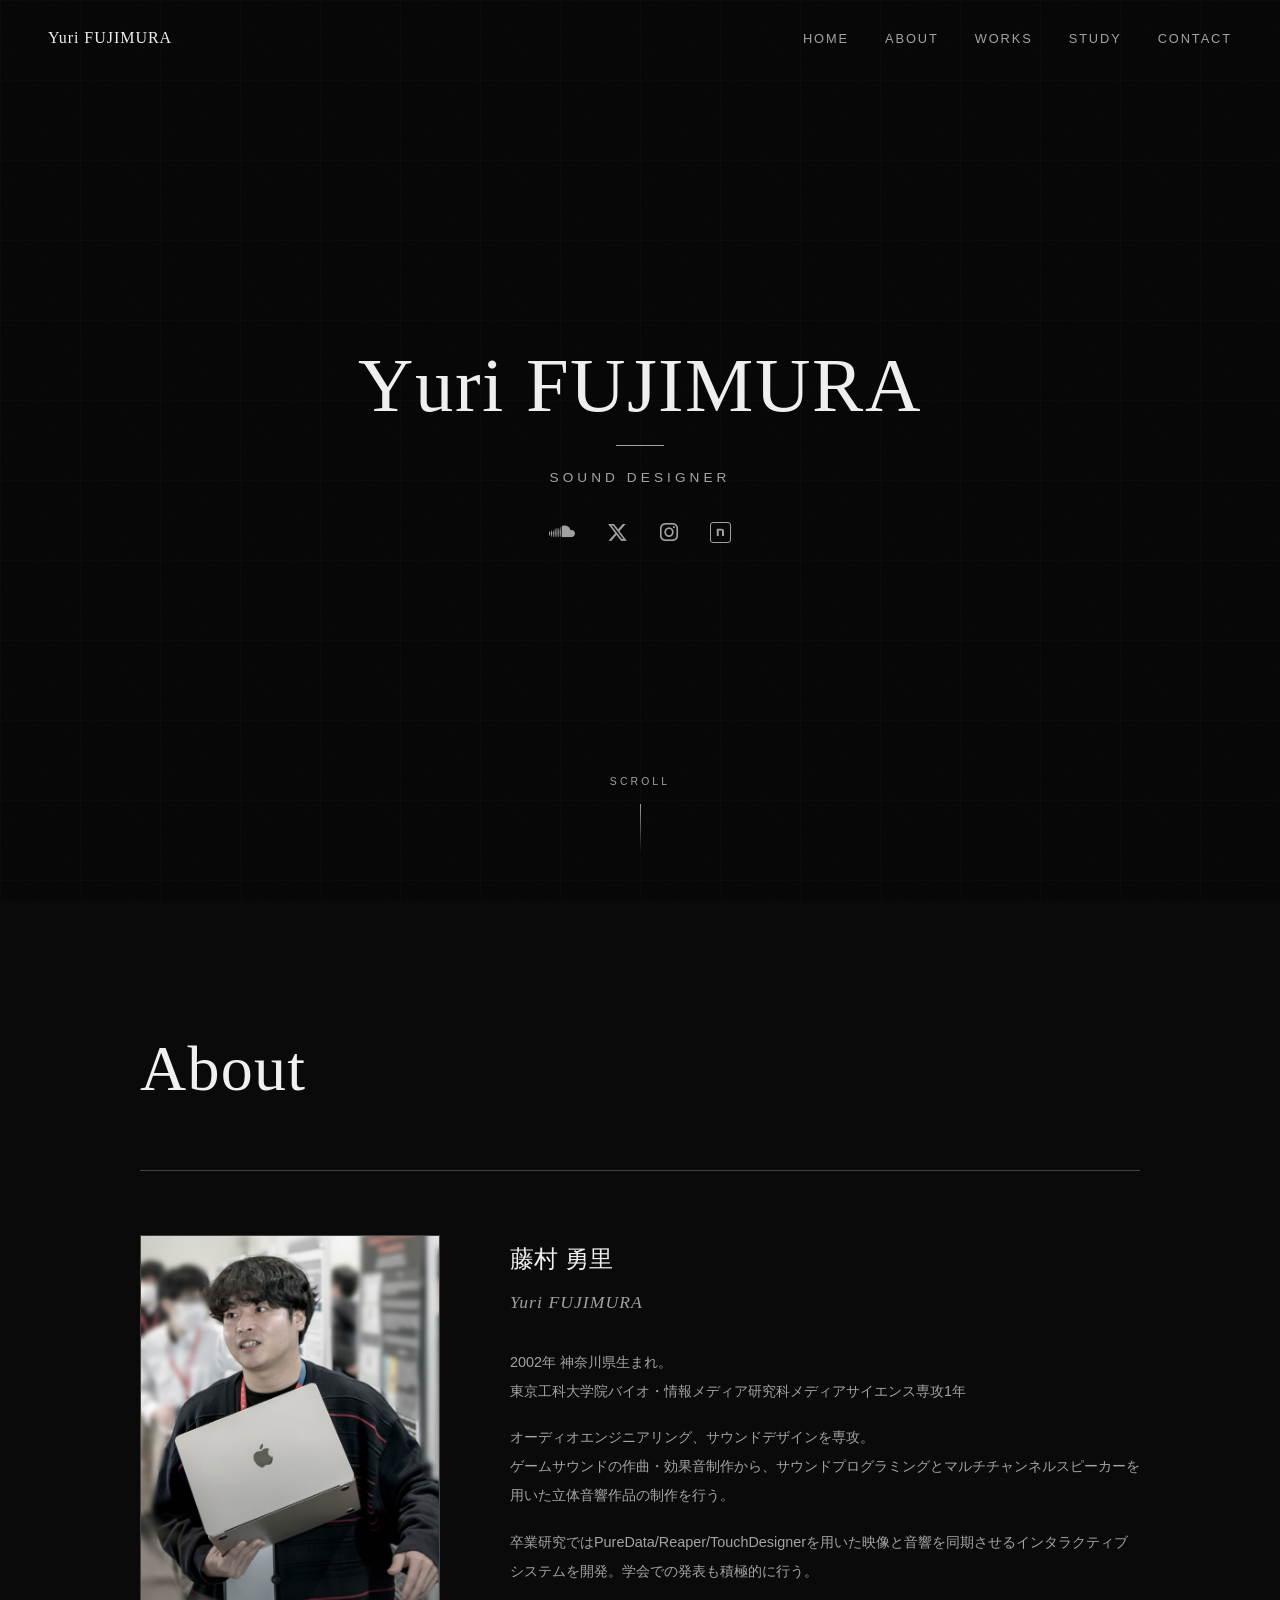
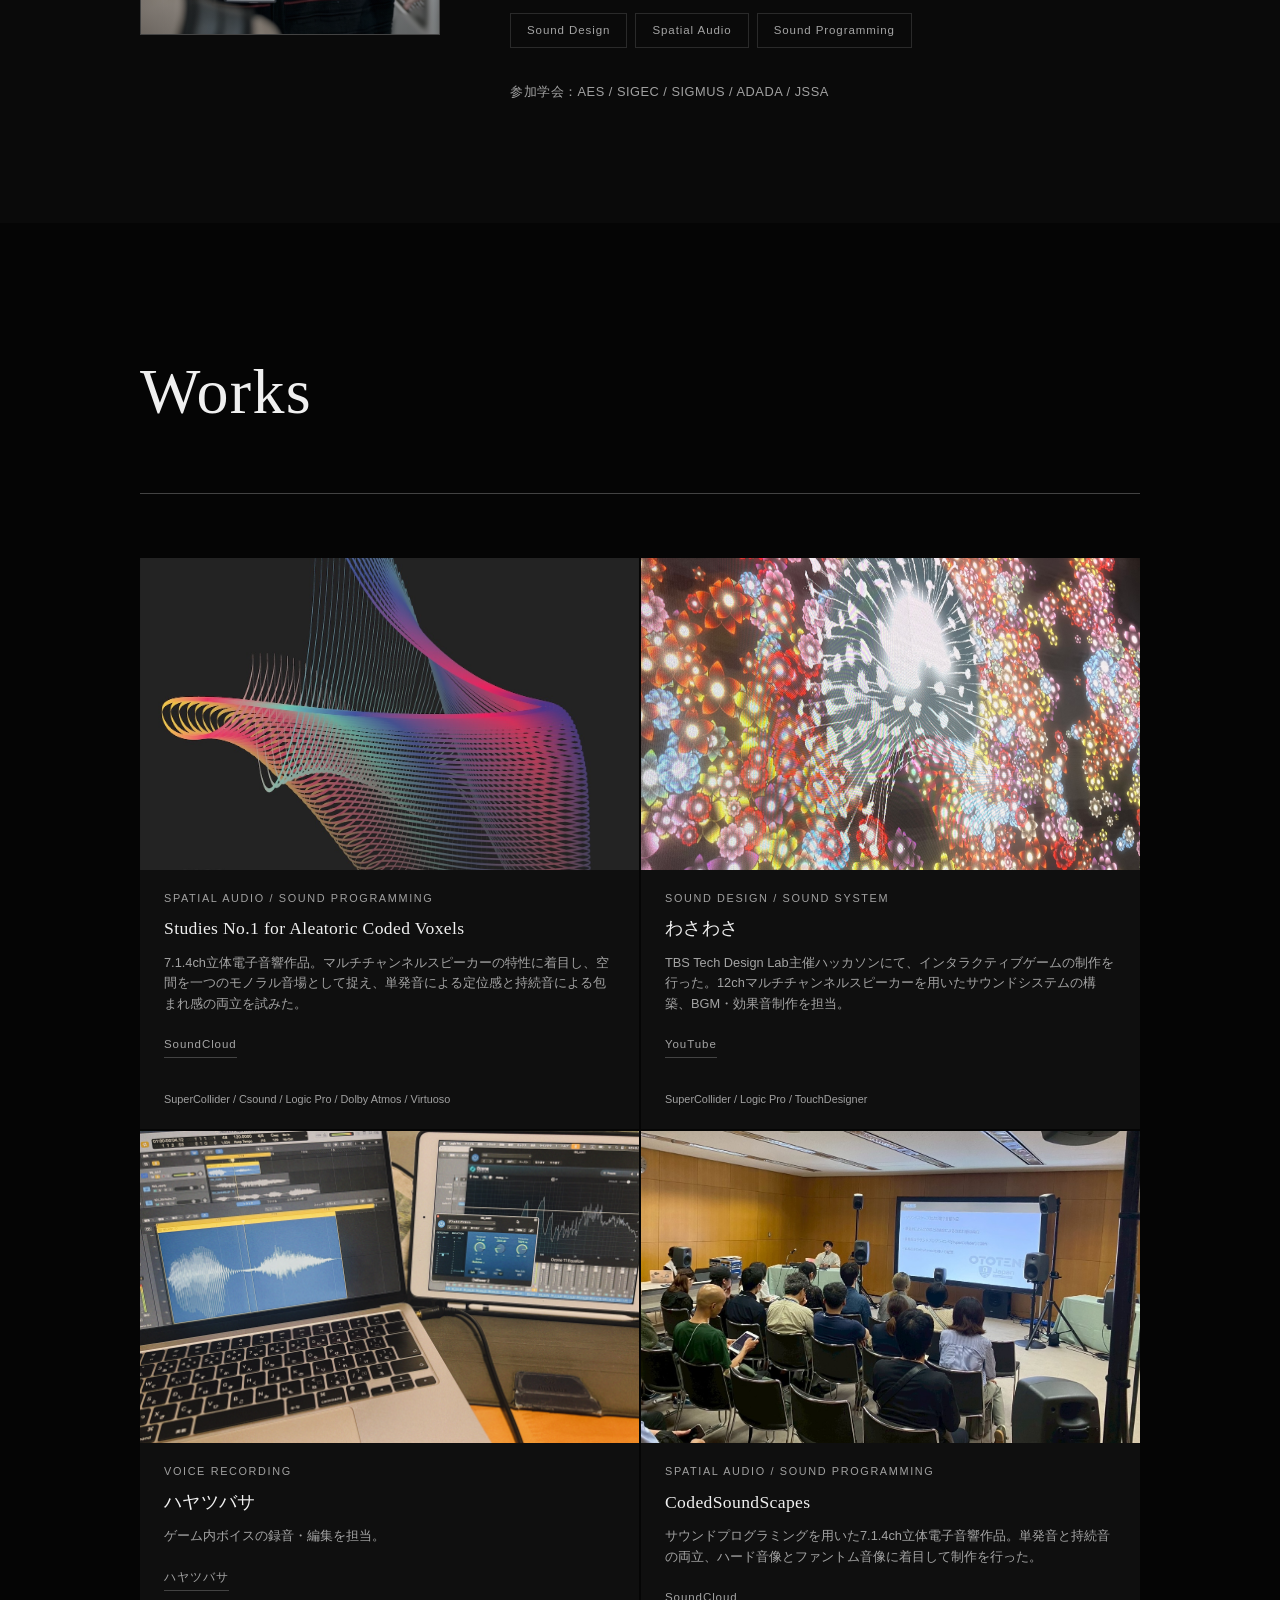
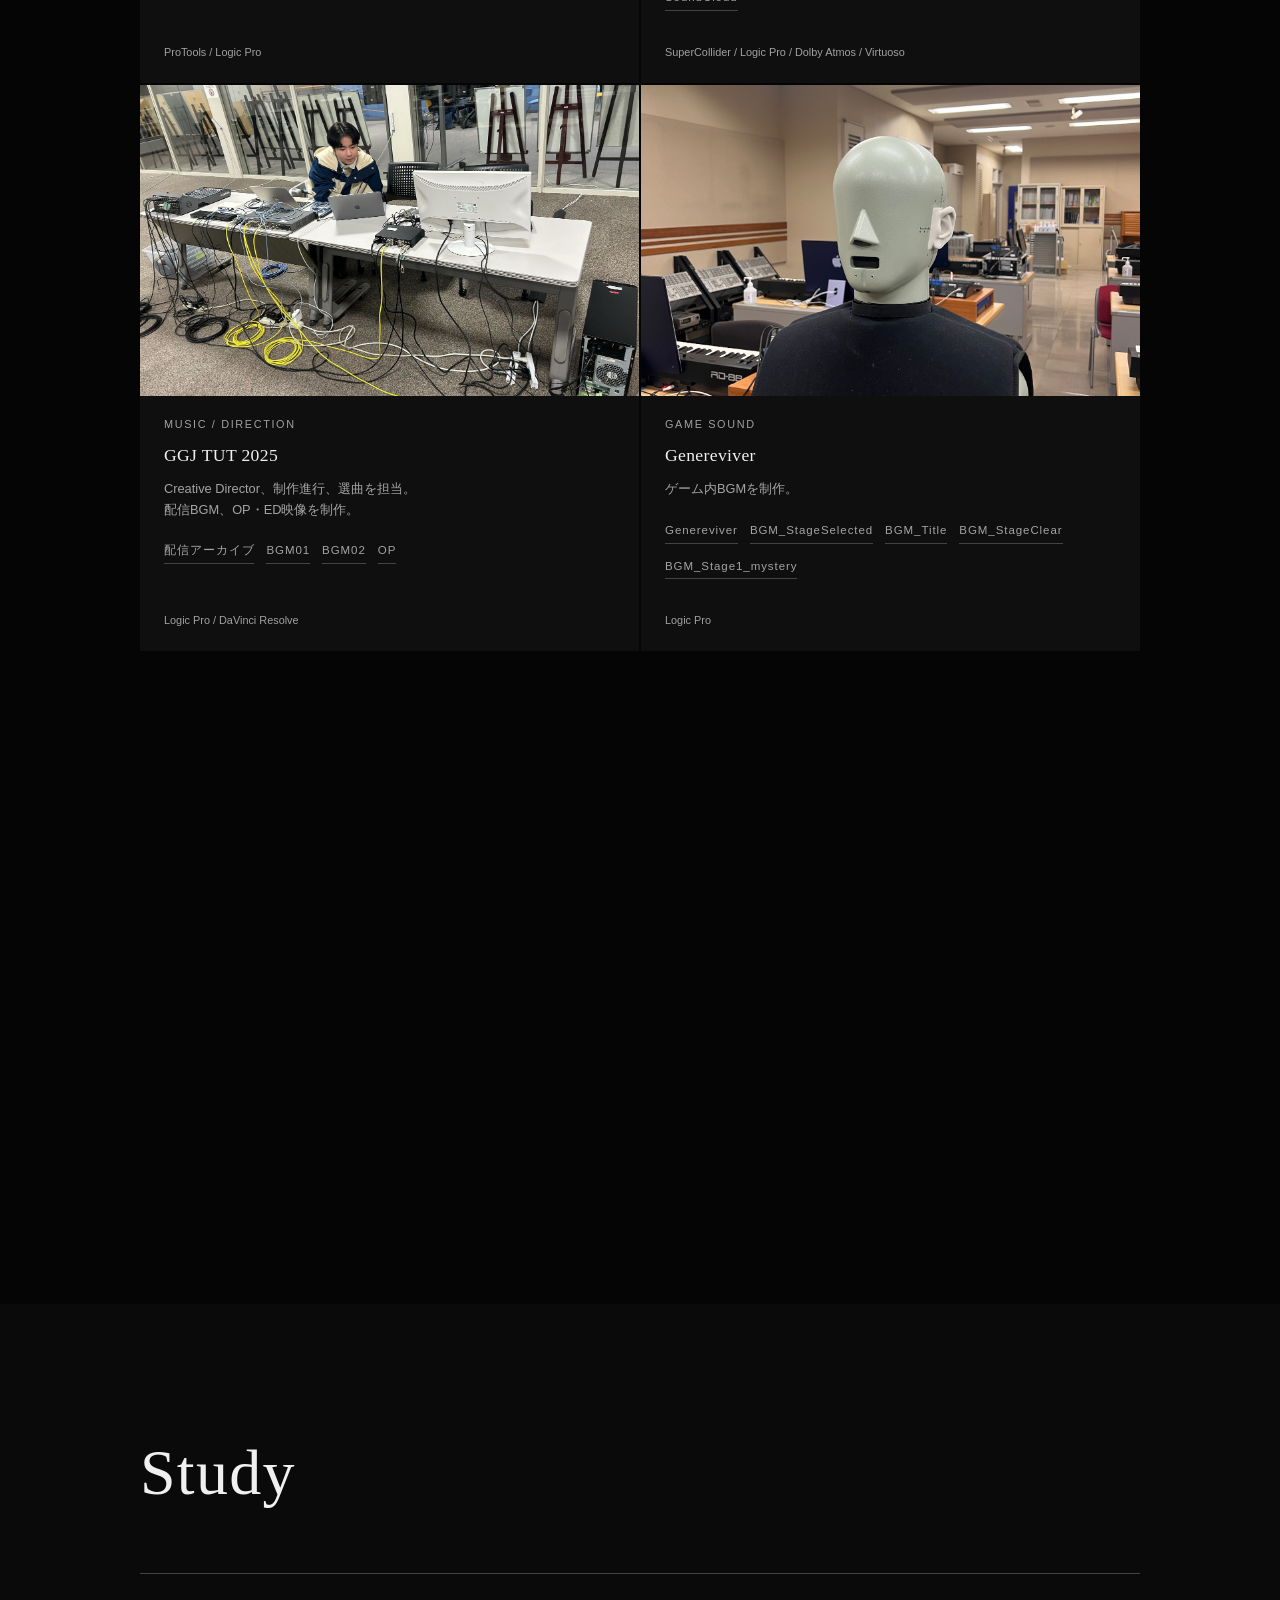
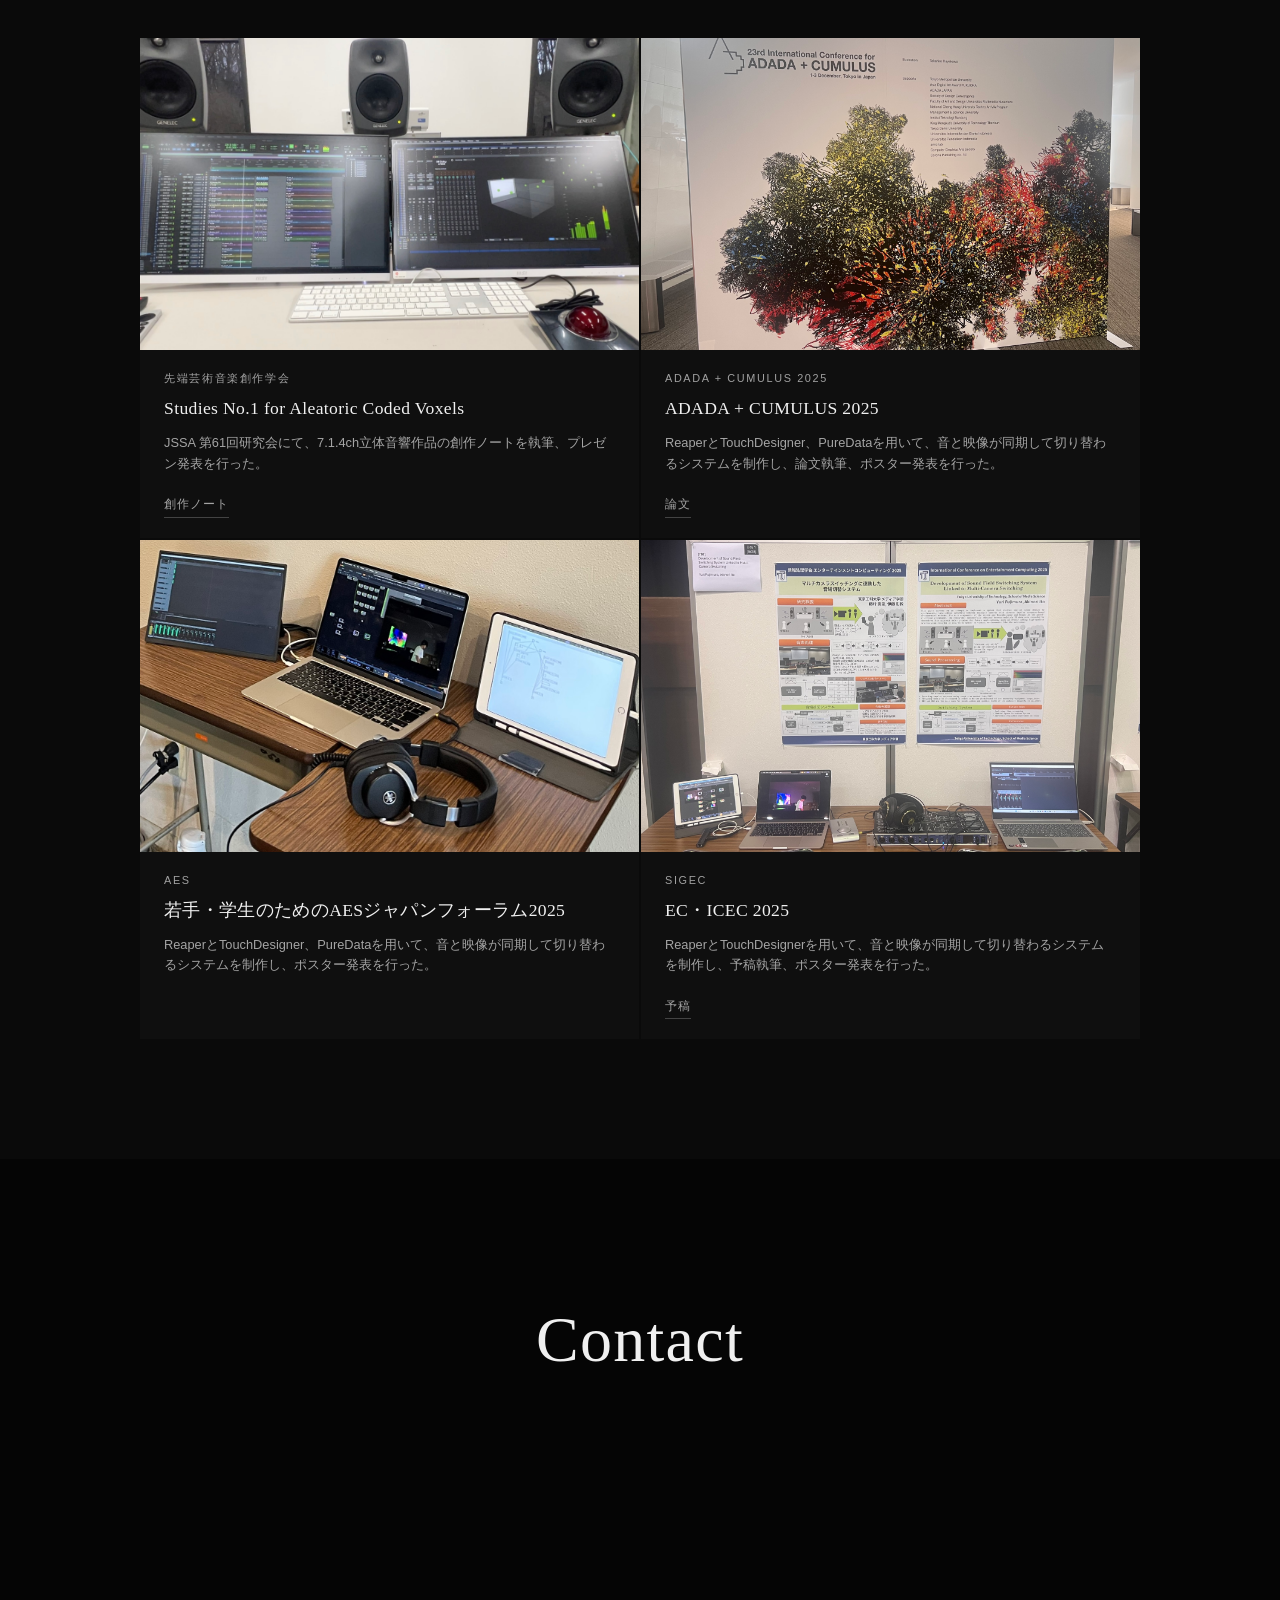
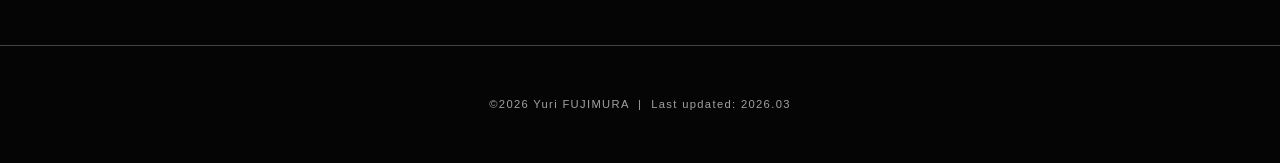
<file: index.html>
<!DOCTYPE html>
<html lang="ja">
<head>
  <meta charset="UTF-8">
  <meta name="viewport" content="width=device-width, initial-scale=1.0">
  <title>Yuri FUJIMURA / 藤村勇里</title>
  <link rel="preconnect" href="https://fonts.googleapis.com">
  <link rel="preconnect" href="https://fonts.gstatic.com" crossorigin>
  <link href="https://fonts.googleapis.com/css2?family=Geist:wght@100..900&family=Noto+Sans+JP:wght@300;400;500;700&display=swap" rel="stylesheet">
  <link rel="stylesheet" href="https://cdnjs.cloudflare.com/ajax/libs/font-awesome/6.5.1/css/all.min.css">
  <link rel="stylesheet" href="css/style.css">
</head>
<body>
  <div class="cursor-glow" id="cursorGlow"></div>
  <div class="grain-overlay"></div>

  <nav id="navbar">
    <a href="/" class="nav-logo">Yuri FUJIMURA</a>
    <ul class="nav-links" id="navLinks">
      <li><a href="/">Home</a></li>
      <li><a href="/about">About</a></li>
      <li><a href="/works">Works</a></li>
      <li><a href="/study">Study</a></li>
      <li><a href="/contact">Contact</a></li>
    </ul>
    <button class="hamburger" id="hamburger" aria-label="メニュー">
      <span></span><span></span><span></span>
    </button>
  </nav>

  <!-- Hero -->
  <section id="hero">
    <h1 class="hero-name" id="heroName">Yuri FUJIMURA</h1>
    <div class="hero-line"></div>
    <p class="hero-subtitle">Sound Designer</p>
    <div class="hero-links">
      <!-- social links are loaded statically for fast hero render -->
      <a href="https://soundcloud.com/user-564015150" target="_blank" rel="noopener" aria-label="SoundCloud"><i class="fa-brands fa-soundcloud"></i></a>
      <a href="https://x.com/yuri64956815" target="_blank" rel="noopener" aria-label="X"><i class="fa-brands fa-x-twitter"></i></a>
      <a href="https://www.instagram.com/fuyu_1125" target="_blank" rel="noopener" aria-label="Instagram"><i class="fa-brands fa-instagram"></i></a>
      <a href="https://note.com/fuyu574" target="_blank" rel="noopener" aria-label="note"><svg class="icon-note" viewBox="0 0 493 493" xmlns="http://www.w3.org/2000/svg"><path d="m139.57,142.06c41.19,0,97.6-2.09,138.1-1.04,54.34,1.39,74.76,25.06,75.45,83.53.69,33.06,0,127.73,0,127.73h-58.79c0-82.83.35-96.5,0-122.6-.69-22.97-7.25-33.92-24.9-36.01-18.69-2.09-71.07-.35-71.07-.35v158.96h-58.79v-210.22Z"/></svg></a>
    </div>
    <div class="scroll-indicator">
      <span>Scroll</span>
      <div class="scroll-line"></div>
    </div>
  </section>

  <!-- About — content generated by JS from content/profile.json -->
  <section id="about">
    <div class="section-inner">
      <p class="section-label"></p>
      <h2 class="section-title">About</h2>
      <div class="section-divider"></div>
      <div class="about-content" id="aboutContent"></div>
    </div>
  </section>

  <!-- Works — cards are generated by JS from content/works.json -->
  <section id="works">
    <div class="section-inner">
      <p class="section-label"></p>
      <h2 class="section-title">Works</h2>
      <div class="section-divider"></div>
      <div class="works-grid"></div>
    </div>
  </section>

  <!-- Study — cards are generated by JS from content/studies.json -->
  <section id="study">
    <div class="section-inner">
      <p class="section-label"></p>
      <h2 class="section-title">Study</h2>
      <div class="section-divider"></div>
      <div class="works-grid"></div>
    </div>
  </section>

  <!-- Contact -->
  <section id="contact">
    <div class="section-inner">
      <p class="section-label" style="text-align:center"></p>
      <h2 class="section-title" style="text-align:center">Contact</h2>
      <div class="contact-content">
        <a href="mailto:ffujimura255@gmail.com" class="contact-email">ffujimura255@gmail.com</a>
        <div class="contact-social">
          <a href="https://soundcloud.com/user-564015150" target="_blank" aria-label="SoundCloud"><i class="fa-brands fa-soundcloud"></i></a>
          <a href="https://x.com/yuri64956815" target="_blank" aria-label="X"><i class="fa-brands fa-x-twitter"></i></a>
          <a href="https://www.instagram.com/fuyu_1125" target="_blank" aria-label="Instagram"><i class="fa-brands fa-instagram"></i></a>
          <a href="https://note.com/fuyu574" target="_blank" aria-label="note"><svg class="icon-note" viewBox="0 0 493 493" xmlns="http://www.w3.org/2000/svg"><path d="m139.57,142.06c41.19,0,97.6-2.09,138.1-1.04,54.34,1.39,74.76,25.06,75.45,83.53.69,33.06,0,127.73,0,127.73h-58.79c0-82.83.35-96.5,0-122.6-.69-22.97-7.25-33.92-24.9-36.01-18.69-2.09-71.07-.35-71.07-.35v158.96h-58.79v-210.22Z"/></svg></a>
        </div>
      </div>
    </div>
  </section>

  <footer>&copy;2026 Yuri FUJIMURA &nbsp;|&nbsp; Last updated: 2026.03</footer>

  <script src="js/main.js"></script>
</body>
</html>
</file>
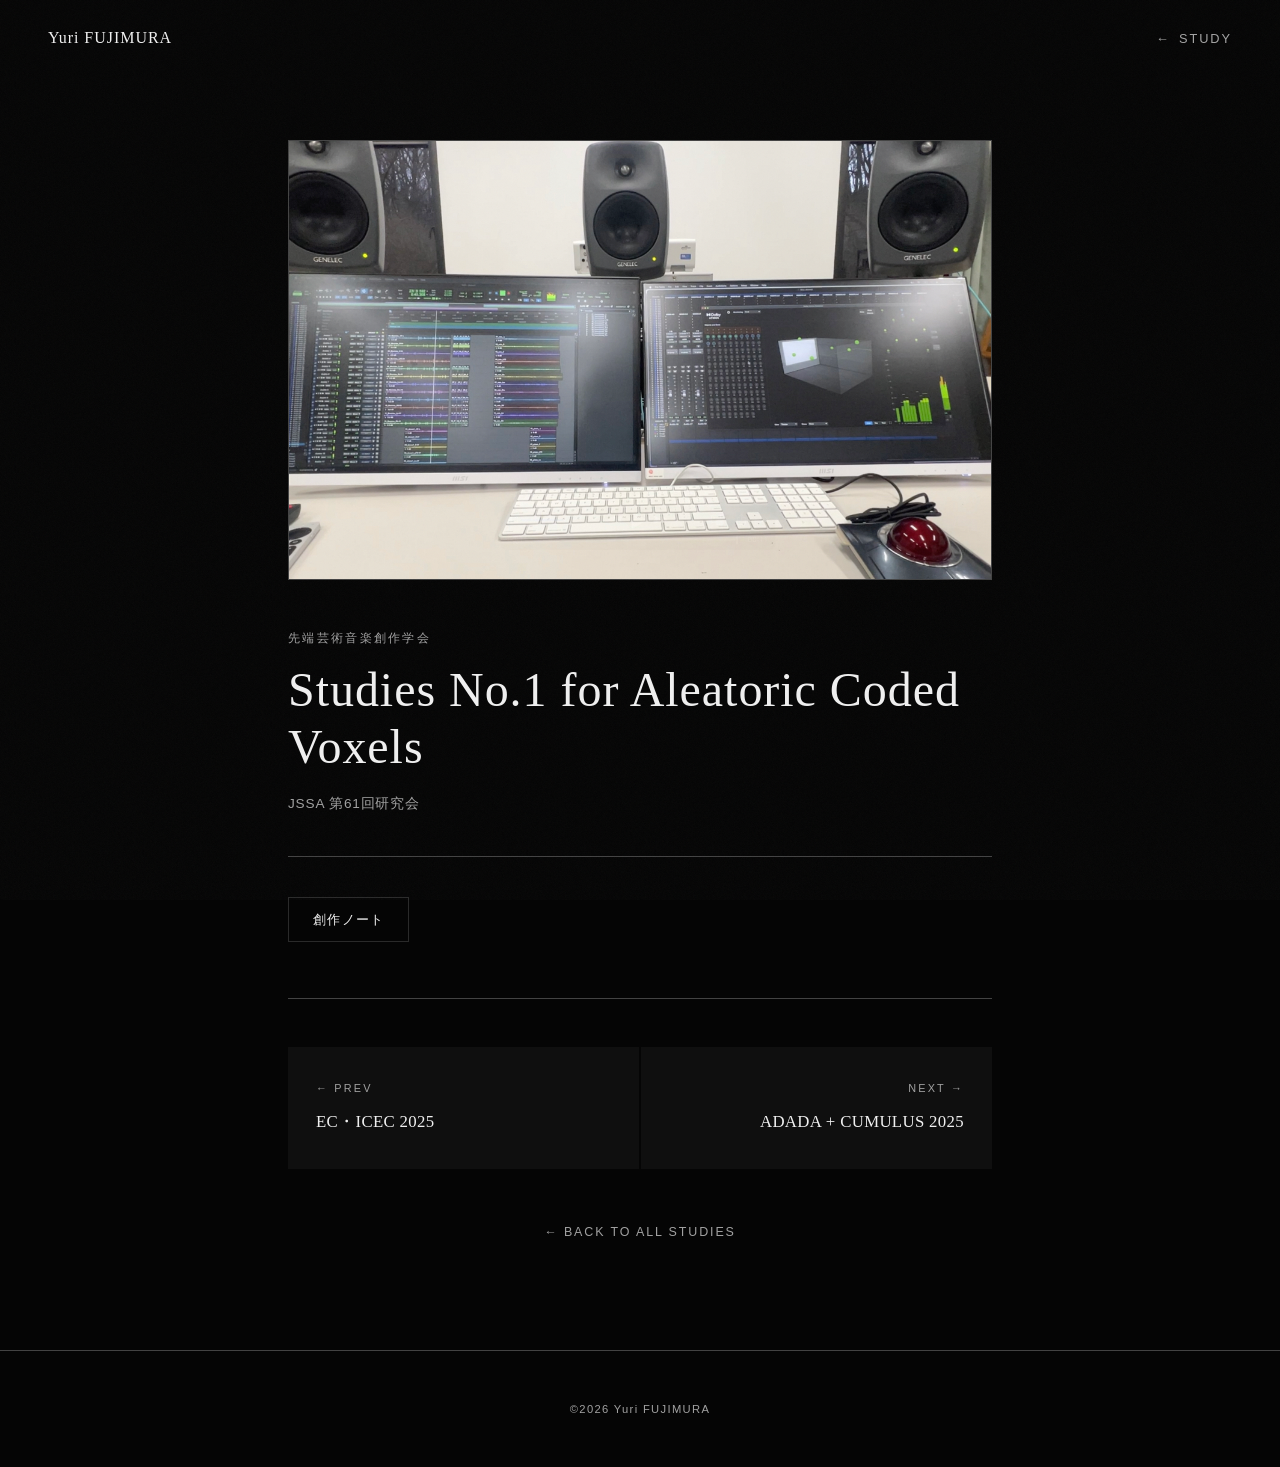
<file: study.html>
<!DOCTYPE html>
<html lang="ja">
<head>
  <meta charset="UTF-8">
  <meta name="viewport" content="width=device-width, initial-scale=1.0">
  <title>Study Detail — Yuri FUJIMURA</title>
  <link rel="preconnect" href="https://fonts.googleapis.com">
  <link rel="preconnect" href="https://fonts.gstatic.com" crossorigin>
  <link href="https://fonts.googleapis.com/css2?family=Geist:wght@100..900&family=Noto+Sans+JP:wght@300;400;500;700&display=swap" rel="stylesheet">
  <link rel="stylesheet" href="css/style.css">
</head>
<body>
  <div class="grain-overlay"></div>

  <nav>
    <a href="/" class="nav-logo">Yuri FUJIMURA</a>
    <a href="/study" class="nav-back">Study</a>
  </nav>

  <div class="detail-container" id="detailContainer">
    <!-- Content populated by js/study.js -->
  </div>

  <footer>&copy;2026 Yuri FUJIMURA</footer>

  <script src="js/study.js"></script>
</body>
</html>
</file>
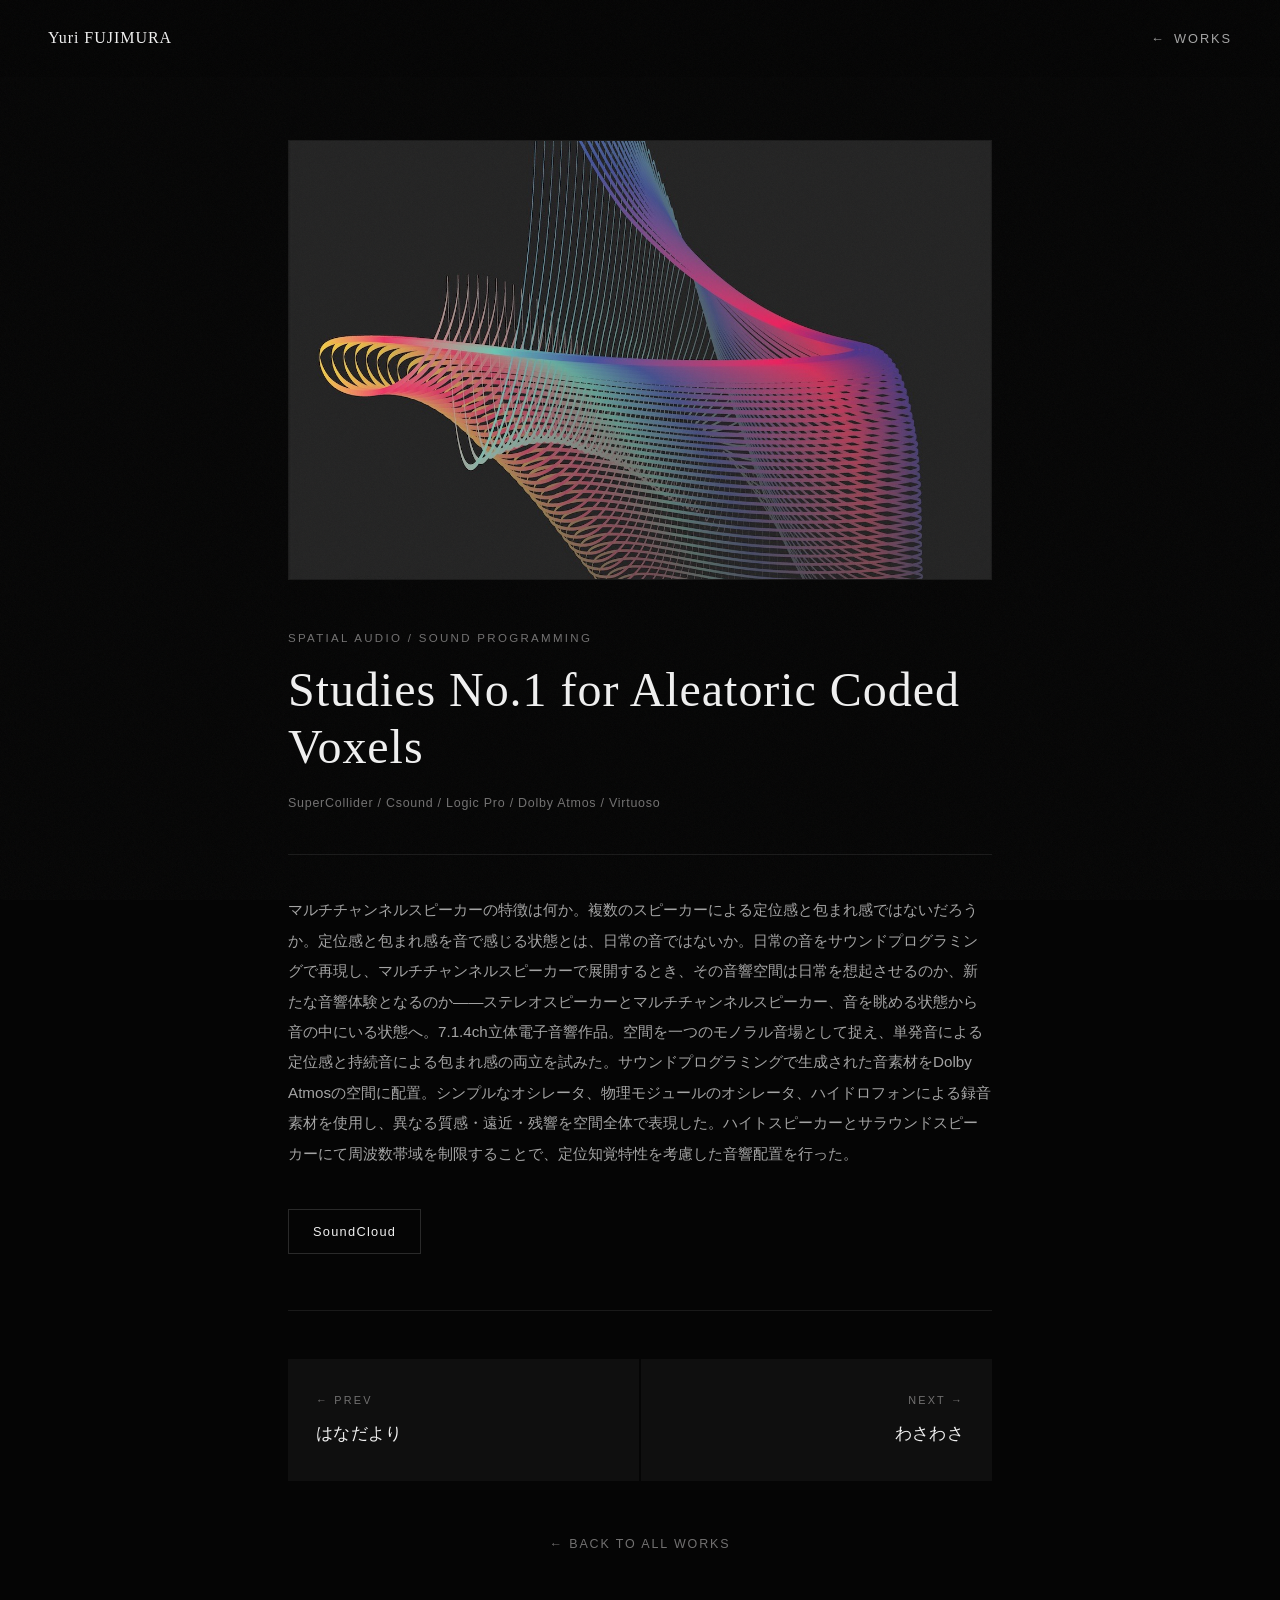
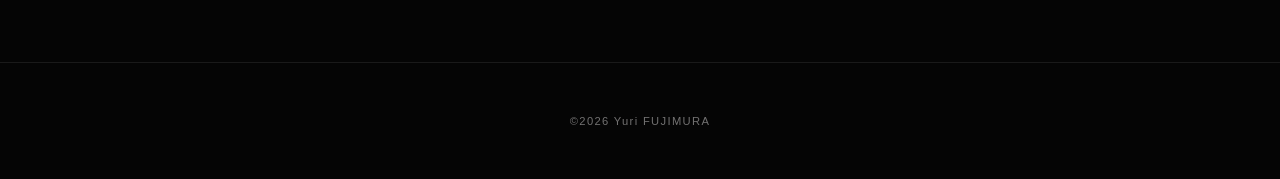
<file: work.html>
<!DOCTYPE html>
<html lang="ja">
<head>
  <meta charset="UTF-8">
  <meta name="viewport" content="width=device-width, initial-scale=1.0">
  <title>Work Detail — Yuri FUJIMURA</title>
  <link rel="preconnect" href="https://fonts.googleapis.com">
  <link rel="preconnect" href="https://fonts.gstatic.com" crossorigin>
  <link href="https://fonts.googleapis.com/css2?family=Geist:wght@100..900&family=Noto+Sans+JP:wght@300;400;500;700&display=swap" rel="stylesheet">

  <style>
    :root {
      --bg-primary: #050505;
      --bg-secondary: #0a0a0a;
      --bg-card: #0f0f0f;
      --text-primary: #f0f0f0;
      --text-secondary: #a4a4a4;
      --text-muted: #727171;
      --accent: #ffffff;
      --accent-dim: #999999;
      --border: #1a1a1a;
      --border-light: #2a2a2a;
      --font-display: 'Instrument Serif', serif;
      --font-body: 'Zen Kaku Gothic New', sans-serif;
    }
    *, *::before, *::after { margin: 0; padding: 0; box-sizing: border-box; }
    html { scroll-behavior: smooth; font-size: 16px; }
    body {
      font-family: var(--font-body);
      background-color: var(--bg-primary);
      color: var(--text-primary);
      line-height: 1.8; font-weight: 300;
      -webkit-font-smoothing: antialiased;
      overflow-x: hidden;
    }
    a { color: var(--text-primary); text-decoration: none; transition: opacity 0.3s ease; }
    a:hover { opacity: 0.6; }
    ::selection { background: var(--text-primary); color: var(--bg-primary); }

    .grain-overlay {
      position: fixed; top: 0; left: 0; width: 100%; height: 100%;
      pointer-events: none; z-index: 9998; opacity: 0.035;
      background-image: url("data:image/svg+xml,%3Csvg viewBox='0 0 256 256' xmlns='http://www.w3.org/2000/svg'%3E%3Cfilter id='n'%3E%3CfeTurbulence type='fractalNoise' baseFrequency='0.9' numOctaves='4' stitchTiles='stitch'/%3E%3C/filter%3E%3Crect width='100%25' height='100%25' filter='url(%23n)'/%3E%3C/svg%3E");
      background-size: 128px 128px;
    }

    /* Nav */
    nav {
      position: fixed; top: 0; left: 0; width: 100%;
      padding: 24px 48px;
      display: flex; justify-content: space-between; align-items: center;
      z-index: 1000;
      background: rgba(5, 5, 5, 0.92);
      backdrop-filter: blur(16px); -webkit-backdrop-filter: blur(16px);
    }
    .nav-logo {
      font-family: var(--font-display);
      font-size: 1.0rem; font-weight: 400;
      letter-spacing: 0.06em;
    }
    .nav-back {
      font-size: 0.8rem; font-weight: 400;
      letter-spacing: 0.15em; text-transform: uppercase;
      color: var(--text-secondary); position: relative;
      transition: color 0.3s ease;
    }
    .nav-back:hover { color: var(--text-primary); opacity: 1; }
    .nav-back::before {
      content: '←'; margin-right: 8px;
    }

    /* Detail Content */
    .detail-container {
      max-width: 800px; margin: 0 auto;
      padding: 140px 48px 80px;
      opacity: 0; transform: translateY(30px);
      animation: fadeUp 0.8s ease forwards 0.1s;
    }
    @keyframes fadeUp {
      from { opacity: 0; transform: translateY(30px); }
      to   { opacity: 1; transform: translateY(0); }
    }

    .detail-category {
      font-size: 0.72rem; color: var(--text-muted);
      letter-spacing: 0.2em; text-transform: uppercase;
      margin-bottom: 12px;
    }
    .detail-title {
      font-family: var(--font-display);
      font-size: clamp(1.8rem, 4vw, 3rem);
      font-weight: 400; letter-spacing: 0.02em;
      line-height: 1.2; margin-bottom: 16px;
    }
    .detail-tools {
      font-size: 0.78rem; color: var(--text-muted);
      letter-spacing: 0.06em; margin-bottom: 40px;
    }
    .detail-divider {
      width: 100%; height: 1px; background: var(--border);
      margin-bottom: 40px;
    }

    .detail-hero-image {
      width: 100%; aspect-ratio: 16 / 10;
      background: var(--bg-card); border: 1px solid var(--border);
      display: flex; align-items: center; justify-content: center;
      color: var(--text-muted); font-size: 0.75rem; letter-spacing: 0.12em;
      margin-bottom: 48px; overflow: hidden;
    }
    .detail-hero-image img {
      width: 100%; height: 100%; object-fit: cover;
    }

    .detail-description {
      font-size: 0.95rem; color: var(--text-secondary);
      line-height: 2; margin-bottom: 40px;
    }
    .detail-description p { margin-bottom: 18px; }

    .detail-links {
      display: flex; flex-wrap: wrap; gap: 16px; margin-bottom: 56px;
    }
    .detail-links a {
      font-size: 0.8rem; color: var(--text-primary);
      padding: 10px 24px;
      border: 1px solid var(--border-light);
      letter-spacing: 0.1em;
      transition: border-color 0.3s ease, background 0.3s ease;
    }
    .detail-links a:hover {
      border-color: var(--text-secondary);
      background: rgba(255,255,255,0.03);
      opacity: 1;
    }

    /* Image Gallery */
    .detail-gallery {
      margin-bottom: 56px;
    }
    .detail-gallery-item {
      margin-bottom: 32px;
    }
    .detail-gallery-item .gallery-image {
      width: 100%; aspect-ratio: 16 / 10;
      background: var(--bg-card); border: 1px solid var(--border);
      display: flex; align-items: center; justify-content: center;
      color: var(--text-muted); font-size: 0.75rem; letter-spacing: 0.12em;
      overflow: hidden;
    }
    .detail-gallery-item .gallery-image img {
      width: 100%; height: 100%; object-fit: cover;
    }
    .detail-gallery-item .gallery-caption {
      font-size: 0.78rem; color: var(--text-muted);
      margin-top: 10px; letter-spacing: 0.04em;
    }

    /* Detail Text Sections */
    .detail-section {
      margin-bottom: 48px;
    }
    .detail-section h3 {
      font-family: var(--font-display);
      font-size: 1.3rem; font-weight: 400;
      margin-bottom: 16px; letter-spacing: 0.02em;
    }
    .detail-section p {
      font-size: 0.9rem; color: var(--text-secondary);
      line-height: 2; margin-bottom: 12px;
    }

    /* Prev / Next Navigation */
    .work-nav {
      border-top: 1px solid var(--border);
      padding-top: 48px; margin-top: 48px;
      display: grid; grid-template-columns: 1fr 1fr; gap: 2px;
    }
    .work-nav-item {
      padding: 32px 28px;
      background: var(--bg-card);
      transition: background 0.3s ease;
      display: flex; flex-direction: column; justify-content: center;
    }
    .work-nav-item:hover { background: var(--bg-secondary); }
    .work-nav-item a {
      display: block; color: inherit; text-decoration: none;
    }
    .work-nav-item a:hover { opacity: 1; }
    .work-nav-label {
      font-size: 0.68rem; color: var(--text-muted);
      letter-spacing: 0.2em; text-transform: uppercase;
      margin-bottom: 8px;
    }
    .work-nav-title {
      font-family: var(--font-display);
      font-size: 1.05rem; font-weight: 400;
      letter-spacing: 0.02em;
      transition: color 0.3s ease;
    }
    .work-nav-item:hover .work-nav-title { color: var(--accent); }
    .work-nav-item.next { text-align: right; }

    /* Back to Works link */
    .back-to-works {
      text-align: center; margin-top: 48px; padding-bottom: 24px;
    }
    .back-to-works a {
      font-size: 0.78rem; color: var(--text-muted);
      letter-spacing: 0.15em; text-transform: uppercase;
      padding: 8px 0; position: relative;
      transition: color 0.3s ease;
    }
    .back-to-works a:hover { color: var(--text-primary); opacity: 1; }

    footer {
      text-align: center; padding: 48px;
      border-top: 1px solid var(--border);
      font-size: 0.7rem; color: var(--text-muted); letter-spacing: 0.12em;
    }

    @media (max-width: 768px) {
      nav { padding: 16px 24px; }
      .detail-container { padding: 120px 24px 60px; }
      .work-nav { grid-template-columns: 1fr; }
      .work-nav-item.next { text-align: left; }
    }
  </style>
</head>
<body>
  <div class="grain-overlay"></div>

  <nav>
    <a href="index.html" class="nav-logo">Yuri FUJIMURA</a>
    <a href="index.html#works" class="nav-back">Works</a>
  </nav>

  <div class="detail-container" id="detailContainer">
    <!-- Content populated by JS -->
  </div>

  <footer>&copy;2026 Yuri FUJIMURA</footer>

  <script>
    const works = [
      {
        id: 0,
        category: 'Spatial Audio / Sound Programming',
        title: 'Studies No.1 for Aleatoric Coded Voxels',
        thumbnail: 'ICSAF 2025',
        image: 'img/works/ICSAF.JPG',
        description: 'マルチチャンネルスピーカーの特徴は何か。複数のスピーカーによる定位感と包まれ感ではないだろうか。定位感と包まれ感を音で感じる状態とは、日常の音ではないか。日常の音をサウンドプログラミングで再現し、マルチチャンネルスピーカーで展開するとき、その音響空間は日常を想起させるのか、新たな音響体験となるのか——ステレオスピーカーとマルチチャンネルスピーカー、音を眺める状態から音の中にいる状態へ。7.1.4ch立体電子音響作品。空間を一つのモノラル音場として捉え、単発音による定位感と持続音による包まれ感の両立を試みた。サウンドプログラミングで生成された音素材をDolby Atmosの空間に配置。シンプルなオシレータ、物理モジュールのオシレータ、ハイドロフォンによる録音素材を使用し、異なる質感・遠近・残響を空間全体で表現した。ハイトスピーカーとサラウンドスピーカーにて周波数帯域を制限することで、定位知覚特性を考慮した音響配置を行った。',
        tools: 'SuperCollider / Csound / Logic Pro / Dolby Atmos / Virtuoso',
        links: [
          { label: 'SoundCloud', url: 'https://on.soundcloud.com/bMp8KIsTQWyeq9Cm3h' }
        ],
        images: [],
        sections: []
      },
      {
        id: 1,
        category: 'Immersive Sound',
        title: 'わさわさ',
        thumbnail: 'Tech Design Camp 2025',
        image: 'img/works/TechDsignCamp.jpg',
        description: 'TBS Tech Design Lab主催ハッカソンにて制作。12ch立体音響サウンドを構築し、インスタレーション空間に没入感のある音響体験を実現した。',
        tools: 'Logic Pro / TouchDesigner',
        links: [
          { label: 'YouTube', url: 'https://youtu.be/4BvsFNxWgEI' }
        ],
        images: [],
        sections: []
      },
      {
        id: 2,
        category: 'Voice Recording',
        title: 'ハヤツバサ',
        thumbnail: 'TGS 2025',
        image: 'img/works/VoiceRecording.JPEG',
        description: 'TGS2025出展ゲームのボイス録音・編集を担当。キャラクターのセリフを収録し、ゲームに実装するための編集作業を行った。',
        tools: 'ProTools',
        links: [
          { label: 'ハヤツバサ', url: 'https://mkmlab.net/TGS/2025/team/team01/team01M6.html' }
        ],
        images: [],
        sections: []
      },
      {
        id: 3,
        category: 'Spatial Audio / Sound Programming',
        title: 'CodedSoundScapes',
        thumbnail: 'OTOTEN 2025',
        image: 'img/works/OTOTEN.JPG',
        description: 'サウンドプログラミングによる電子音響でサウンドスケープ表現を目指した7.1.4ch作品。SuperColliderで生成したサウンドをDolby Atmosで空間配置し、自然環境のサウンドスケープを電子音響で再構築した。',
        tools: 'SuperCollider / Logic Pro / Dolby Atmos / Virtuoso',
        links: [
          { label: 'SoundCloud', url: 'https://on.soundcloud.com/CKvoSLLLGVJKUgjDMS' }
        ],
        images: [],
        sections: []
      },
      {
        id: 4,
        category: 'Music / Direction',
        title: 'GGJ TUT 2025',
        thumbnail: 'GGJ 2025',
        image: 'img/works/GGJ2025.jpg',
        description: '配信チームとして制作進行、Creative Directorを務めた。配信BGM・映像も制作し、イベント全体のクリエイティブを統括した。',
        tools: 'Logic Pro / DaVinci Resolve',
        links: [
          { label: '配信アーカイブ', url: 'https://youtube.com/playlist?list=PL04S5xonQiDm2Yc9NbnD7fElksl0YGM91' },
          { label: 'BGM01', url: 'https://soundcloud.com/user-564015150/ggjtut2025_bgm01' },
          { label: 'BGM02', url: 'https://soundcloud.com/user-564015150/ggjtut2025_bgm02' },
          { label: 'OP', url: 'https://soundcloud.com/user-564015150/ggjtut2025_op' }
        ],
        images: [],
        sections: []
      },
      {
        id: 5,
        category: 'Game Sound',
        title: 'Genereviver',
        thumbnail: 'TGS 2024',
        image: 'img/works/Genereviver.jpg',
        description: 'TGS2024出展ゲームのBGMを制作。ゲームの世界観に合わせた楽曲を複数制作し、プレイヤーの没入感を高めるサウンドデザインを行った。',
        tools: 'Logic Pro',
        links: [
          { label: 'Genereviver', url: 'https://mkmlab.net/TGS/2024/game/genereviver.html' },
          { label: 'BGM_StageSelected', url: 'https://on.soundcloud.com/Ysm291hvmrYJ1yuLrh' },
          { label: 'BGM_Title', url: 'https://on.soundcloud.com/u8l9oROM7WgsQKSbDr' },
          { label: 'BGM_StageClear', url: 'https://on.soundcloud.com/wvOcsfJINu3Dk8i3RU' },
          { label: 'BGM_Stage1_mystery', url: 'https://on.soundcloud.com/qlkK3AJk77CG4tT48u' }
        ],
        images: [],
        sections: []
      },
      {
        id: 6,
        category: 'Game Sound',
        title: "Alice's Regain",
        thumbnail: 'TGS 2024',
        image: "img/works/Alice'sRegain.JPEG",
        description: 'TGS2024出展ゲームのBGMを制作。ゲームの世界観に合わせた楽曲制作を担当した。',
        tools: 'Logic Pro',
        links: [
          { label: "Alice's Regain", url: 'https://mkmlab.net/TGS/2024/game/alicesregain.html' },
          { label: 'BGM_FinalBoss_MonsterBird', url: 'https://on.soundcloud.com/rFu9DNjnQj9hfO5DzY' }
        ],
        images: [],
        sections: []
      },
      {
        id: 7,
        category: 'MA',
        title: 'はなだより',
        thumbnail: 'TGS 2024',
        image: 'img/works/hanadayori.jpeg',
        description: 'TGS2024出展ゲームのPVにてMAを担当。映像に合わせた音響ミキシングを行った。',
        tools: 'ProTools',
        links: [
          { label: 'PV', url: 'https://youtu.be/o5OIbKmCJdo' }
        ],
        images: [],
        sections: []
      }
    ];

    function getWorkId() {
      const params = new URLSearchParams(window.location.search);
      return parseInt(params.get('id'), 10) || 0;
    }

    function renderWork(id) {
      const work = works[id];
      if (!work) { window.location.href = 'index.html#works'; return; }

      document.title = work.title + ' — Yuri FUJIMURA';

      let html = '';

      // Hero image area
      html += '<div class="detail-hero-image">';
      if (work.image) {
        html += '<img src="' + work.image + '" alt="' + work.title + '">';
      } else {
        html += work.thumbnail;
      }
      html += '</div>';

      // Category & Title
      html += '<p class="detail-category">' + work.category + '</p>';
      html += '<h1 class="detail-title">' + work.title + '</h1>';
      html += '<p class="detail-tools">' + work.tools + '</p>';
      html += '<div class="detail-divider"></div>';

      // Description
      html += '<div class="detail-description"><p>' + work.description + '</p></div>';

      // Links
      if (work.links.length > 0) {
        html += '<div class="detail-links">';
        work.links.forEach(function(link) {
          html += '<a href="' + link.url + '" target="_blank" rel="noopener">' + link.label + '</a>';
        });
        html += '</div>';
      }

      // Gallery images
      if (work.images.length > 0) {
        html += '<div class="detail-gallery">';
        work.images.forEach(function(img) {
          html += '<div class="detail-gallery-item">';
          html += '<div class="gallery-image">';
          if (img.src) {
            html += '<img src="' + img.src + '" alt="' + (img.caption || '') + '">';
          } else {
            html += img.caption || 'Image';
          }
          html += '</div>';
          if (img.caption) {
            html += '<p class="gallery-caption">' + img.caption + '</p>';
          }
          html += '</div>';
        });
        html += '</div>';
      }

      // Additional text sections
      if (work.sections.length > 0) {
        work.sections.forEach(function(sec) {
          html += '<div class="detail-section">';
          if (sec.heading) html += '<h3>' + sec.heading + '</h3>';
          if (sec.text) html += '<p>' + sec.text + '</p>';
          html += '</div>';
        });
      }

      // Prev / Next navigation
      var prevId = id > 0 ? id - 1 : works.length - 1;
      var nextId = id < works.length - 1 ? id + 1 : 0;
      var prev = works[prevId];
      var next = works[nextId];

      html += '<div class="work-nav">';
      html += '<div class="work-nav-item prev">';
      html += '<a href="work.html?id=' + prevId + '">';
      html += '<p class="work-nav-label">← Prev</p>';
      html += '<p class="work-nav-title">' + prev.title + '</p>';
      html += '</a></div>';
      html += '<div class="work-nav-item next">';
      html += '<a href="work.html?id=' + nextId + '">';
      html += '<p class="work-nav-label">Next →</p>';
      html += '<p class="work-nav-title">' + next.title + '</p>';
      html += '</a></div>';
      html += '</div>';

      // Back to works
      html += '<div class="back-to-works"><a href="index.html#works">← Back to All Works</a></div>';

      document.getElementById('detailContainer').innerHTML = html;
    }

    renderWork(getWorkId());
  </script>
</body>
</html>
</file>
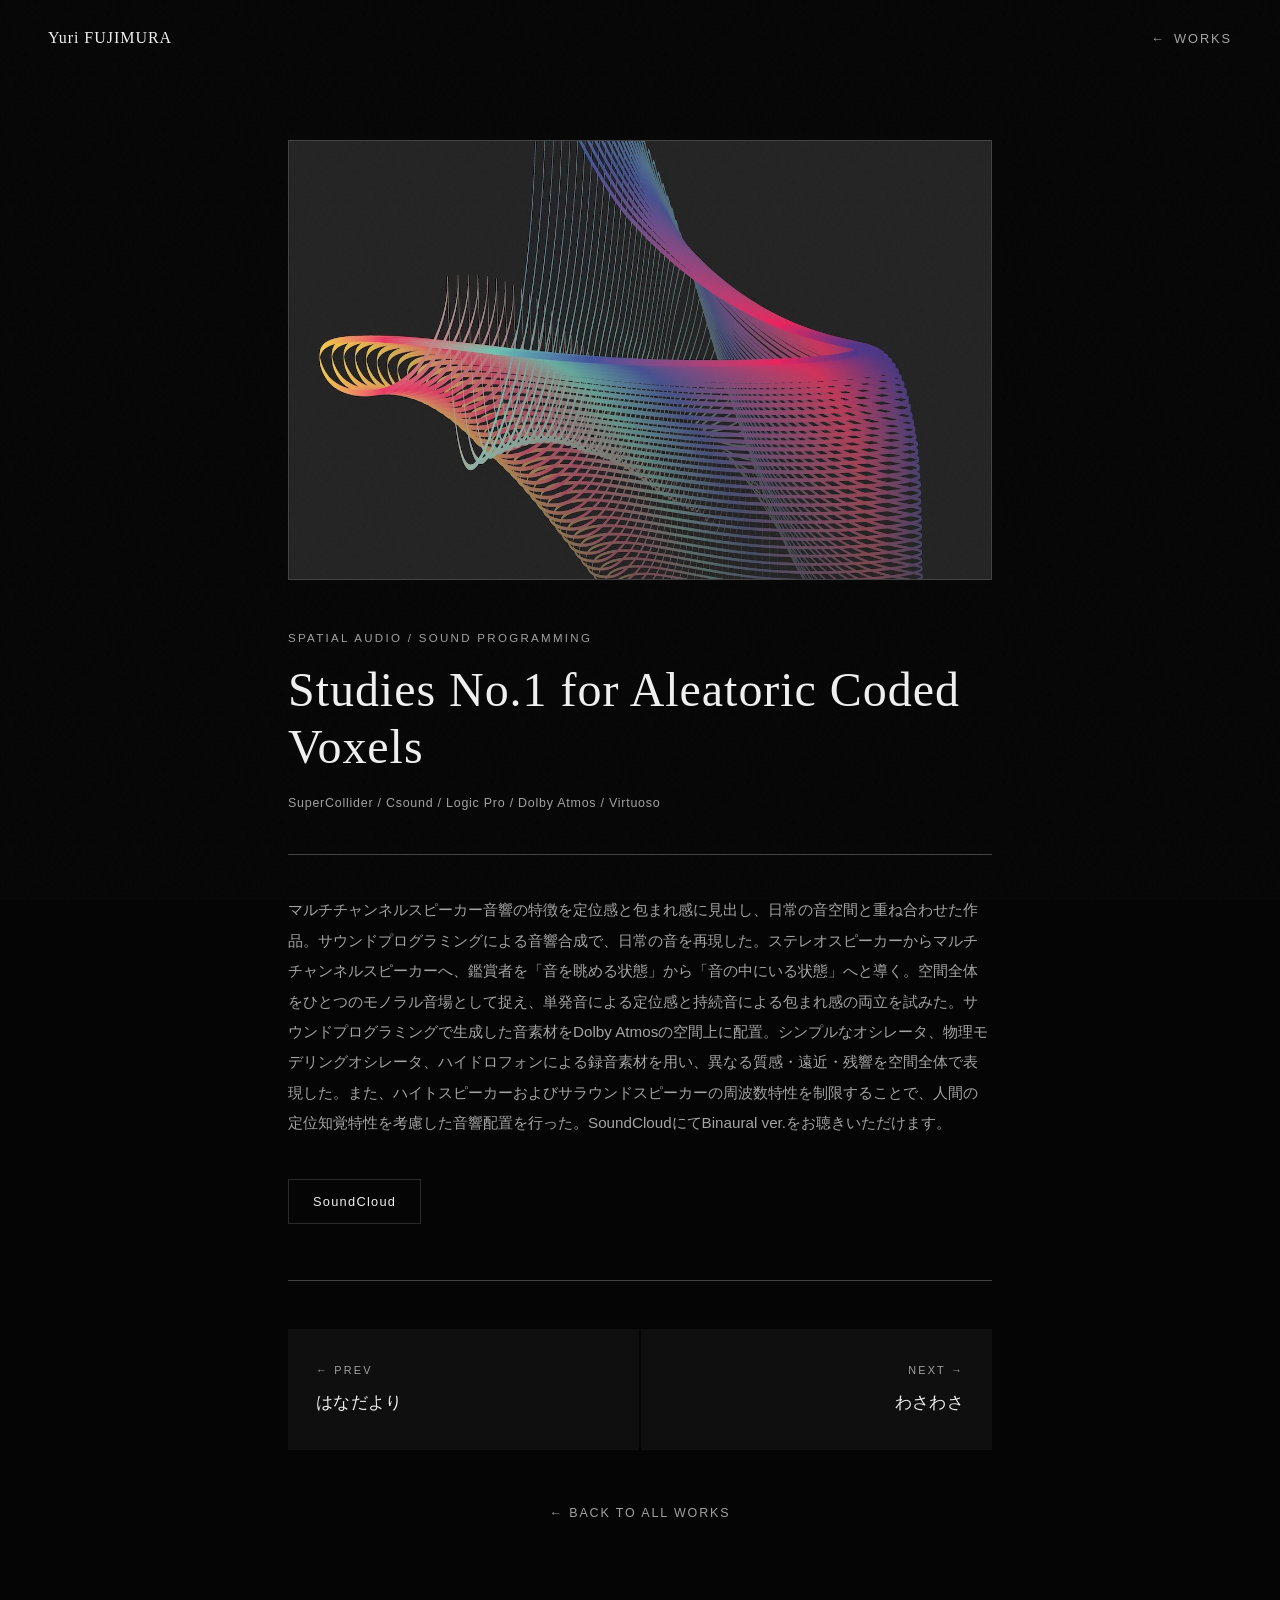
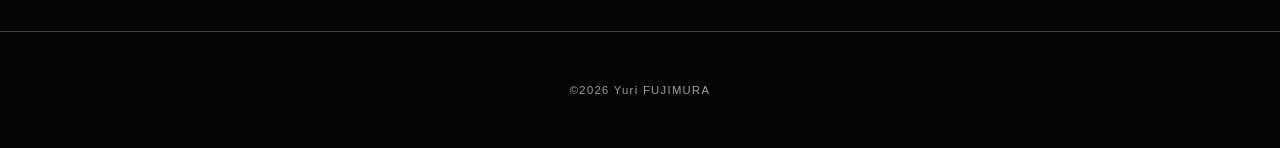
<file: works.html>
<!DOCTYPE html>
<html lang="ja">
<head>
  <meta charset="UTF-8">
  <meta name="viewport" content="width=device-width, initial-scale=1.0">
  <title>Work Detail — Yuri FUJIMURA</title>
  <link rel="preconnect" href="https://fonts.googleapis.com">
  <link rel="preconnect" href="https://fonts.gstatic.com" crossorigin>
  <link href="https://fonts.googleapis.com/css2?family=Geist:wght@100..900&family=Noto+Sans+JP:wght@300;400;500;700&display=swap" rel="stylesheet">
  <link rel="stylesheet" href="css/style.css">
</head>
<body>
  <div class="grain-overlay"></div>

  <nav>
    <a href="/" class="nav-logo">Yuri FUJIMURA</a>
    <a href="/works" class="nav-back">Works</a>
  </nav>

  <div class="detail-container" id="detailContainer">
    <!-- Content populated by js/works.js -->
  </div>

  <footer>&copy;2026 Yuri FUJIMURA</footer>

  <script src="js/works.js"></script>
</body>
</html>
</file>
<file: css/style.css>
/* ============================================
   style.css — 全ページ共通スタイル
   ============================================ */

/* --- Variables --- */
:root {
  --bg-primary: #050505;
  --bg-secondary: #0a0a0a;
  --bg-card: #0f0f0f;
  --text-primary: #f0f0f0;
  --text-secondary: #a4a4a4;
  --text-muted: #a1a1a1;
  --accent: #ffffff;
  --accent-dim: #999999;
  --border: #434343;
  --border-light: #2a2a2a;
  --font-display: 'Instrument Serif', serif;
  --font-body: 'Zen Kaku Gothic New', sans-serif;
}

/* --- Reset --- */
*, *::before, *::after { margin: 0; padding: 0; box-sizing: border-box; }
html { scroll-behavior: smooth; font-size: 16px; }
body {
  font-family: var(--font-body);
  background-color: var(--bg-primary);
  color: var(--text-primary);
  line-height: 1.8; font-weight: 300;
  -webkit-font-smoothing: antialiased;
  overflow-x: hidden;
}
a { color: var(--text-primary); text-decoration: none; transition: opacity 0.3s ease; }
a:hover { opacity: 0.6; }
::selection { background: var(--text-primary); color: var(--bg-primary); }

/* --- Effects --- */
.cursor-glow {
  position: fixed; width: 300px; height: 300px; border-radius: 50%;
  background: radial-gradient(circle, rgba(255,255,255,0.03) 0%, transparent 70%);
  pointer-events: none; z-index: 9999;
  transform: translate(-50%, -50%);
  transition: opacity 0.3s ease; opacity: 0;
}
.cursor-glow.active { opacity: 1; }

.grain-overlay {
  position: fixed; top: 0; left: 0; width: 100%; height: 100%;
  pointer-events: none; z-index: 9998; opacity: 0.035;
  background-image: url("data:image/svg+xml,%3Csvg viewBox='0 0 256 256' xmlns='http://www.w3.org/2000/svg'%3E%3Cfilter id='n'%3E%3CfeTurbulence type='fractalNoise' baseFrequency='0.9' numOctaves='4' stitchTiles='stitch'/%3E%3C/filter%3E%3Crect width='100%25' height='100%25' filter='url(%23n)'/%3E%3C/svg%3E");
  background-size: 128px 128px;
}

/* --- Section common --- */
section { padding: 120px 48px; position: relative; }
.section-inner { max-width: 1000px; margin: 0 auto; }
.section-label {
  font-family: var(--font-display); font-style: italic;
  font-size: 0.85rem; color: var(--text-muted);
  letter-spacing: 0.15em; margin-bottom: 12px;
  opacity: 0; transform: translateY(20px);
  transition: opacity 0.6s ease, transform 0.6s ease;
}
.section-label.visible { opacity: 1; transform: translateY(0); }
.section-title {
  font-family: var(--font-display);
  font-size: clamp(2.4rem, 5vw, 4rem);
  font-weight: 400; letter-spacing: 0.02em;
  margin-bottom: 64px; line-height: 1.15;
  opacity: 0; transform: translateY(30px);
  transition: opacity 0.8s ease, transform 0.8s ease;
}
.section-title.visible { opacity: 1; transform: translateY(0); }
.section-divider {
  width: 100%; height: 1px; background: var(--border);
  margin-bottom: 64px; opacity: 0;
  transform: scaleX(0); transform-origin: left;
  transition: transform 1s ease, opacity 0.6s ease;
}
.section-divider.visible { opacity: 1; transform: scaleX(1); }

/* --- Nav --- */
nav {
  position: fixed; top: 0; left: 0; width: 100%;
  padding: 24px 48px;
  display: flex; justify-content: space-between; align-items: center;
  z-index: 1000; background: transparent;
  transition: background 0.4s ease, padding 0.4s ease;
}
nav.scrolled {
  background: rgba(5, 5, 5, 0.92);
  backdrop-filter: blur(16px); -webkit-backdrop-filter: blur(16px);
  padding: 16px 48px;
}
.nav-logo {
  font-family: var(--font-display);
  font-size: 1.0rem; font-weight: 400;
  letter-spacing: 0.06em;
}
.nav-links { display: flex; gap: 36px; list-style: none; }
.nav-links a {
  font-size: 0.8rem; font-weight: 400;
  letter-spacing: 0.15em; text-transform: uppercase;
  color: var(--text-secondary); position: relative;
  transition: color 0.3s ease;
}
.nav-links a:hover { color: var(--text-primary); opacity: 1; }
.nav-links a::after {
  content: ''; position: absolute; bottom: -6px; left: 0;
  width: 0%; height: 1px; background: var(--text-primary);
  transition: width 0.4s cubic-bezier(0.25, 0.46, 0.45, 0.94);
}
.nav-links a:hover::after { width: 100%; }
.hamburger {
  display: none; flex-direction: column; gap: 6px;
  cursor: pointer; background: none; border: none; padding: 4px;
}
.hamburger span {
  display: block; width: 28px; height: 1px; background: var(--text-primary);
  transition: transform 0.4s ease, opacity 0.3s ease;
}
.hamburger.active span:nth-child(1) { transform: rotate(45deg) translate(4px, 5px); }
.hamburger.active span:nth-child(2) { opacity: 0; }
.hamburger.active span:nth-child(3) { transform: rotate(-45deg) translate(4px, -5px); }

/* Nav (detail pages) */
.nav-back {
  font-size: 0.8rem; font-weight: 400;
  letter-spacing: 0.15em; text-transform: uppercase;
  color: var(--text-secondary); position: relative;
  transition: color 0.3s ease;
}
.nav-back:hover { color: var(--text-primary); opacity: 1; }
.nav-back::before { content: '\2190'; margin-right: 8px; }

/* --- Hero --- */
#hero {
  height: 100vh; height: 100dvh;
  display: flex; flex-direction: column;
  justify-content: center; align-items: center;
  text-align: center; position: relative; overflow: hidden;
}
#hero::before {
  content: ''; position: absolute; top: 0; left: 0; width: 100%; height: 100%;
  background-image:
    linear-gradient(rgba(255,255,255,0.015) 1px, transparent 1px),
    linear-gradient(90deg, rgba(255,255,255,0.015) 1px, transparent 1px);
  background-size: 80px 80px; pointer-events: none;
  animation: gridFloat 20s linear infinite;
}
@keyframes gridFloat {
  0% { transform: translate(0, 0); }
  100% { transform: translate(80px, 80px); }
}
.hero-name {
  font-family: var(--font-display);
  font-size: clamp(2rem, 6vw, 7rem);
  font-weight: 300; letter-spacing: 0.02em; line-height: 1.0;
  margin-bottom: 20px; position: relative;
}
.hero-name .char {
  display: inline-block; opacity: 0;
  transform: translateY(60px) rotateX(40deg);
  animation: charReveal 0.8s cubic-bezier(0.16, 1, 0.3, 1) forwards;
}
@keyframes charReveal {
  to { opacity: 1; transform: translateY(0) rotateX(0deg); }
}
.hero-line {
  width: 48px; height: 1px; background: var(--text-muted);
  margin: 0 auto 20px; opacity: 0; transform: scaleX(0);
  animation: lineExpand 0.8s ease forwards 1.2s;
}
@keyframes lineExpand { to { opacity: 1; transform: scaleX(1); } }
.hero-subtitle {
  font-size: 0.85rem; font-weight: 300;
  letter-spacing: 0.3em; color: var(--text-secondary);
  text-transform: uppercase;
  opacity: 0; animation: fadeUp 1s ease forwards 1.4s;
}
.hero-links {
  display: flex; gap: 32px; margin-top: 24px;
  opacity: 0; animation: fadeUp 1s ease forwards 1.8s;
}
.hero-links a {
  color: var(--text-muted); font-size: 1.3rem;
  transition: color 0.3s ease;
}
.hero-links a:hover { color: var(--text-primary); opacity: 1; }
/* note.com icon */
.icon-note {
  width: 1em; height: 1em; fill: currentColor; vertical-align: -0.125em;
  border: 1.5px solid currentColor; border-radius: 3px; padding: 1px;
}
.scroll-indicator {
  position: absolute; bottom: 48px;
  display: flex; flex-direction: column; align-items: center; gap: 12px;
  opacity: 0; animation: fadeUp 1s ease forwards 2.2s;
}
.scroll-indicator span {
  font-size: 0.65rem; letter-spacing: 0.3em;
  color: var(--text-muted); text-transform: uppercase;
}
.scroll-line {
  width: 1px; height: 48px;
  background: linear-gradient(to bottom, var(--text-muted), transparent);
  animation: scrollPulse 2.5s ease infinite;
}
@keyframes fadeUp {
  from { opacity: 0; transform: translateY(30px); }
  to   { opacity: 1; transform: translateY(0); }
}
@keyframes scrollPulse {
  0%, 100% { transform: scaleY(1); opacity: 0.4; }
  50%      { transform: scaleY(0.4); opacity: 0.8; }
}

/* --- About --- */
#about { background: var(--bg-secondary); }
.about-content {
  display: grid; grid-template-columns: 300px 1fr;
  gap: 70px; align-items: start;
  opacity: 0; transform: translateY(40px);
  transition: opacity 1s ease 0.2s, transform 1s ease 0.2s;
}
.about-content.visible { opacity: 1; transform: translateY(0); }
.about-photo {
  width: 100%; aspect-ratio: 3 / 4;
  background: var(--bg-card); border: 1px solid var(--border);
  display: flex; align-items: center; justify-content: center;
  color: var(--text-muted); font-size: 0.75rem; letter-spacing: 0.12em;
  position: relative; overflow: hidden;
}
.about-photo::after {
  content: ''; position: absolute; inset: 0;
  background: linear-gradient(to top, rgba(5,5,5,0.4), transparent 50%);
  pointer-events: none;
}
.about-photo img { width: 100%; height: 100%; object-fit: cover; display: block; }
.about-text p { margin-bottom: 18px; color: var(--text-secondary); font-size: 0.9rem; line-height: 2; }
.about-text .name-ja { font-size: 1.5rem; font-weight: 500; color: var(--text-primary); margin-bottom: 2px; }
.about-text .name-en {
  font-family: var(--font-display); font-style: italic;
  font-size: 1.1rem; color: var(--text-muted);
  letter-spacing: 0.06em; margin-bottom: 28px;
}
.about-tags { display: flex; flex-wrap: wrap; gap: 8px; margin-top: 28px; }
.about-tags span {
  padding: 6px 16px; border: 1px solid var(--border-light);
  font-size: 0.72rem; color: var(--text-secondary); letter-spacing: 0.08em;
  transition: border-color 0.3s ease, color 0.3s ease;
}
.about-tags span:hover { border-color: var(--text-secondary); color: var(--text-primary); }
.about-societies { margin-top: 32px; font-size: 0.8rem; color: var(--text-muted); letter-spacing: 0.04em; }

/* --- Works & Study cards --- */
#study { background: var(--bg-secondary); }
.works-grid { display: grid; grid-template-columns: repeat(2, 1fr); gap: 2px; }
.work-card {
  background: var(--bg-card); overflow: hidden; position: relative;
  display: flex; flex-direction: column;
  opacity: 0; transform: translateY(40px);
  transition: opacity 0.7s ease, transform 0.7s ease;
}
.work-card.visible { opacity: 1; transform: translateY(0); }
.work-card a.work-card-link {
  display: flex; flex-direction: column;
  text-decoration: none; color: inherit;
  transition: opacity 0.3s ease;
}
.work-card a.work-card-link:hover { opacity: 1; }
.work-thumbnail-wrap { overflow: hidden; aspect-ratio: 16 / 10; background: var(--bg-secondary); position: relative; }
.work-thumbnail {
  width: 100%; height: 100%;
  display: flex; align-items: center; justify-content: center;
  color: var(--text-muted); font-size: 0.7rem; letter-spacing: 0.1em; text-align: center;
  transition: transform 0.8s cubic-bezier(0.25, 0.46, 0.45, 0.94), filter 0.6s ease;
  background: linear-gradient(135deg, #0d0d0d 0%, #151515 100%);
}
.work-card:hover .work-thumbnail { transform: scale(1.08); filter: brightness(1.2); }
.work-info { padding: 20px 24px; display: flex; flex-direction: column; }
.work-info .work-category {
  font-size: 0.68rem; color: var(--text-muted);
  letter-spacing: 0.15em; text-transform: uppercase; margin-bottom: 6px;
}
.work-info h3 {
  font-family: var(--font-display); font-size: 1.1rem;
  font-weight: 400; margin-bottom: 8px; letter-spacing: 0.02em;
  transition: color 0.3s ease;
}
.work-card:hover .work-info h3 { color: var(--accent); }
.work-info p { font-size: 0.8rem; color: var(--text-secondary); line-height: 1.6; }
.work-tools { font-size: 0.68rem; color: var(--text-muted); margin-top: auto; padding: 12px 24px 20px; }
.work-thumbnail-wrap img {
  width: 100%; height: 100%; object-fit: cover; display: block;
  transition: transform 0.8s cubic-bezier(0.25, 0.46, 0.45, 0.94), filter 0.6s ease;
}
.work-card:hover .work-thumbnail-wrap img { transform: scale(1.08); filter: brightness(1.2); }
.work-card-links {
  display: flex; flex-wrap: wrap; gap: 12px;
  padding: 0 24px 20px;
}
.work-card-links a {
  font-size: 0.72rem; color: var(--text-secondary);
  letter-spacing: 0.08em;
  border-bottom: 1px solid var(--border);
  padding-bottom: 2px;
  transition: color 0.3s ease, border-color 0.3s ease;
}
.work-card-links a:hover { color: var(--text-primary); border-bottom-color: var(--text-secondary); opacity: 1; }

/* --- Detail page --- */
.detail-container {
  max-width: 800px; margin: 0 auto;
  padding: 140px 48px 80px;
  opacity: 0; transform: translateY(30px);
  animation: fadeUp 0.8s ease forwards 0.1s;
}
.detail-category {
  font-size: 0.72rem; color: var(--text-muted);
  letter-spacing: 0.2em; text-transform: uppercase;
  margin-bottom: 12px;
}
.detail-title {
  font-family: var(--font-display);
  font-size: clamp(1.8rem, 4vw, 3rem);
  font-weight: 400; letter-spacing: 0.02em;
  line-height: 1.2; margin-bottom: 16px;
}
.detail-tools {
  font-size: 0.78rem; color: var(--text-muted);
  letter-spacing: 0.06em; margin-bottom: 40px;
}
.detail-venue {
  font-size: 0.85rem; color: var(--text-muted);
  letter-spacing: 0.06em; margin-bottom: 40px;
}
.detail-divider {
  width: 100%; height: 1px; background: var(--border);
  margin-bottom: 40px;
}
.detail-hero-image {
  width: 100%; aspect-ratio: 16 / 10;
  background: var(--bg-card); border: 1px solid var(--border);
  display: flex; align-items: center; justify-content: center;
  color: var(--text-muted); font-size: 0.75rem; letter-spacing: 0.12em;
  margin-bottom: 48px; overflow: hidden;
}
.detail-hero-image img {
  width: 100%; height: 100%; object-fit: cover;
}
.detail-description {
  font-size: 0.95rem; color: var(--text-secondary);
  line-height: 2; margin-bottom: 40px;
}
.detail-description p { margin-bottom: 18px; }
.detail-links {
  display: flex; flex-wrap: wrap; gap: 16px; margin-bottom: 56px;
}
.detail-links a {
  font-size: 0.8rem; color: var(--text-primary);
  padding: 10px 24px;
  border: 1px solid var(--border-light);
  letter-spacing: 0.1em;
  transition: border-color 0.3s ease, background 0.3s ease;
}
.detail-links a:hover {
  border-color: var(--text-secondary);
  background: rgba(255,255,255,0.03);
  opacity: 1;
}
.detail-gallery { margin-bottom: 56px; }
.detail-gallery-item { margin-bottom: 32px; }
.detail-gallery-item .gallery-image {
  width: 100%; aspect-ratio: 16 / 10;
  background: var(--bg-card); border: 1px solid var(--border);
  display: flex; align-items: center; justify-content: center;
  color: var(--text-muted); font-size: 0.75rem; letter-spacing: 0.12em;
  overflow: hidden;
}
.detail-gallery-item .gallery-image img {
  width: 100%; height: 100%; object-fit: cover;
}
.detail-gallery-item .gallery-caption {
  font-size: 0.78rem; color: var(--text-muted);
  margin-top: 10px; letter-spacing: 0.04em;
}
.detail-section { margin-bottom: 48px; }
.detail-section h3 {
  font-family: var(--font-display);
  font-size: 1.3rem; font-weight: 400;
  margin-bottom: 16px; letter-spacing: 0.02em;
}
.detail-section p {
  font-size: 0.9rem; color: var(--text-secondary);
  line-height: 2; margin-bottom: 12px;
}

/* Prev / Next nav */
.work-nav {
  border-top: 1px solid var(--border);
  padding-top: 48px; margin-top: 48px;
  display: grid; grid-template-columns: 1fr 1fr; gap: 2px;
}
.work-nav-item {
  padding: 32px 28px;
  background: var(--bg-card);
  transition: background 0.3s ease;
  display: flex; flex-direction: column; justify-content: center;
}
.work-nav-item:hover { background: var(--bg-secondary); }
.work-nav-item a { display: block; color: inherit; text-decoration: none; }
.work-nav-item a:hover { opacity: 1; }
.work-nav-label {
  font-size: 0.68rem; color: var(--text-muted);
  letter-spacing: 0.2em; text-transform: uppercase;
  margin-bottom: 8px;
}
.work-nav-title {
  font-family: var(--font-display);
  font-size: 1.05rem; font-weight: 400;
  letter-spacing: 0.02em;
  transition: color 0.3s ease;
}
.work-nav-item:hover .work-nav-title { color: var(--accent); }
.work-nav-item.next { text-align: right; }
.back-to-works {
  text-align: center; margin-top: 48px; padding-bottom: 24px;
}
.back-to-works a {
  font-size: 0.78rem; color: var(--text-muted);
  letter-spacing: 0.15em; text-transform: uppercase;
  padding: 8px 0; position: relative;
  transition: color 0.3s ease;
}
.back-to-works a:hover { color: var(--text-primary); opacity: 1; }

/* --- Contact --- */
.contact-content {
  text-align: center; opacity: 0; transform: translateY(40px);
  transition: opacity 1s ease, transform 1s ease;
}
.contact-content.visible { opacity: 1; transform: translateY(0); }
#contact .section-label,
#contact .section-title {
  text-align: center;
  margin-bottom: 24px;
}
.contact-email {
  font-family: var(--font-display);
  font-size: clamp(0.1rem, 6.0vw, 1.5rem);
  font-weight: 200; letter-spacing: 0.01em;
  color: var(--text-primary); display: inline-block;
  position: relative; padding-bottom: 2px;
}
.contact-email::after {
  content: ''; position: absolute; bottom: 0; left: 0;
  width: 100%; height: 1px; background: var(--text-muted);
  transform: scaleX(0); transform-origin: right;
  transition: transform 0.5s cubic-bezier(0.25, 0.46, 0.45, 0.94);
}
.contact-email:hover::after { transform: scaleX(1); transform-origin: left; }
.contact-email:hover { opacity: 1; }
.contact-social {
  display: flex; justify-content: center; gap: 40px;
  margin-left: -3px;
  margin-top: 20px; flex-wrap: wrap;
}
.contact-social a {
  font-size: 1.5rem; color: var(--text-muted);
  padding: 8px 0; transition: color 0.3s ease;
}
.contact-social a:hover { color: var(--text-primary); opacity: 1; }

/* --- Footer --- */
footer {
  text-align: center; padding: 48px;
  border-top: 1px solid var(--border);
  font-size: 0.7rem; color: var(--text-muted); letter-spacing: 0.12em;
}

/* --- Responsive --- */
@media (max-width: 768px) {
  section { padding: 80px 24px; }
  nav { padding: 16px 24px; }
  nav.scrolled { padding: 12px 24px; }
  .nav-links {
    position: fixed; top: 0; right: -100%;
    width: 75%; max-width: 320px; height: 100vh;
    background: rgba(5, 5, 5, 0.98);
    backdrop-filter: blur(20px); flex-direction: column;
    padding: 100px 40px; gap: 28px;
    border-left: 1px solid var(--border);
    transition: right 0.5s cubic-bezier(0.25, 0.46, 0.45, 0.94);
  }
  .nav-links.open { right: 0; }
  .hamburger { display: flex; }
  .about-content { grid-template-columns: 1fr; gap: 40px; }
  .about-photo { max-width: 240px; margin: 0 auto; }
  .section-title { font-size: clamp(1.8rem, 5vw, 2.5rem); margin-bottom: 48px; }
  .works-grid { grid-template-columns: 1fr; gap: 2px; }
  .hero-links { flex-wrap: wrap; justify-content: center; gap: 16px; }
  .cursor-glow { display: none; }
  .detail-container { padding: 120px 24px 60px; }
  .work-nav { grid-template-columns: 1fr; }
  .work-nav-item.next { text-align: left; }
}
@media (max-width: 480px) {
  .hero-name { font-size: clamp(2rem, 10vw, 3rem); }
  .contact-social { gap: 24px; }
}
</file>
